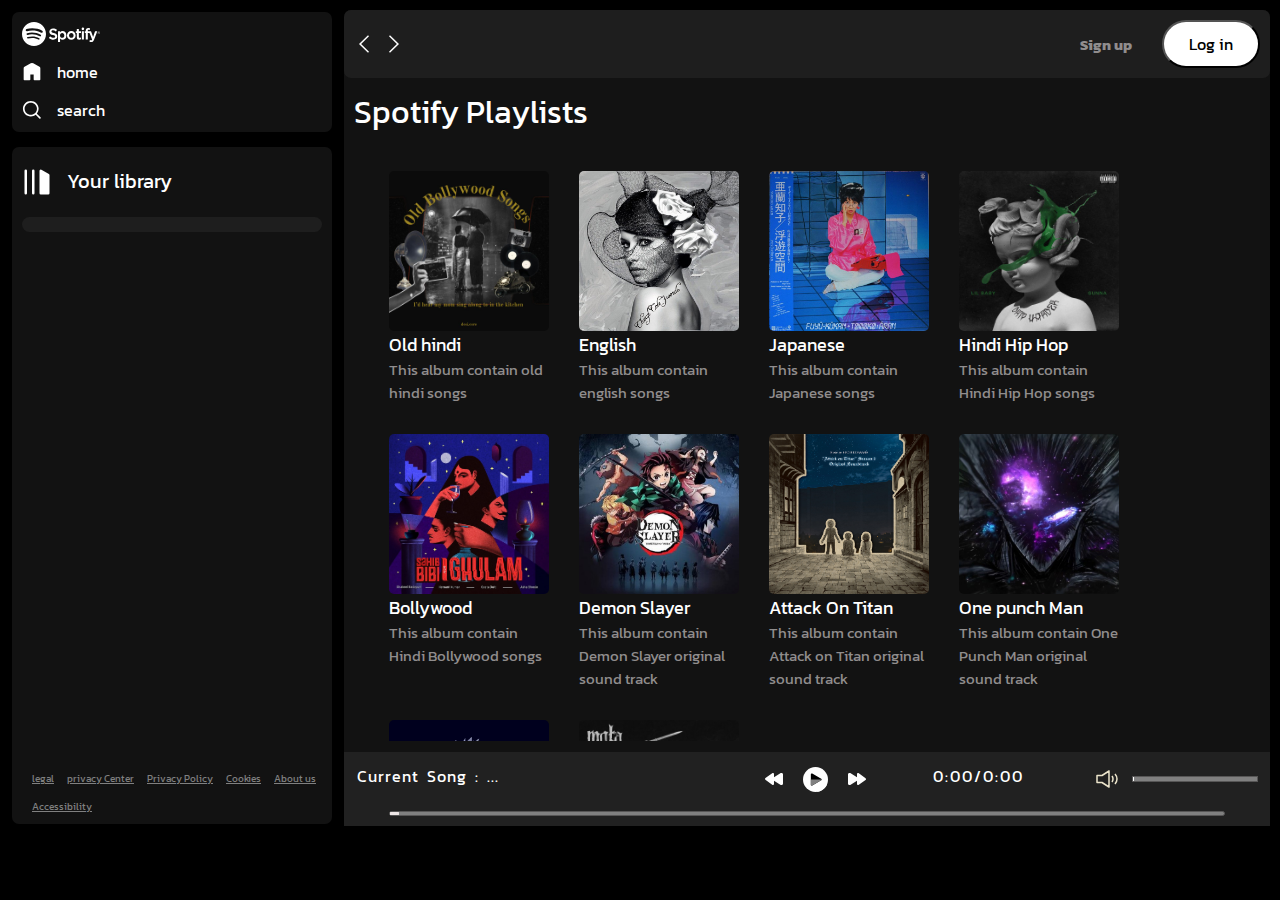
<file: index.html>
<!DOCTYPE html>
<html lang="en">

<head>
    <meta charset="UTF-8">
    <meta name="viewport" content="width=device-width, initial-scale=1.0">
    <title>Spotify</title>
    <link rel="stylesheet" href="style.css">
    <link rel="stylesheet" href="utility.css">
    <link rel="icon" href="images/spotify.png">
    
</head>
<body>
    <div class="homepage flex bg-black ">
        <div class="left border">
            <div class="home bg-grey rounded p-1 ">
                <div class="logo invert flex"><img src="images/logo.svg" alt="error">
                <img id="cross" width="25px" src="images/close.svg" alt="">             </div>
                
               <div class="homesec">
                <ul>
                    <li><img class="invert" src="images/home.svg" alt="home">home</li>
                    <li><img class="invert" src="images/searxhg.svg" alt="search">search</li>
                </ul>
               </div> 
            </div>
            <div class="library bg-grey rounded p-1 m-1">
                <div class="playlist_logo">
                    <img class="invert" src="images/playlist.svg" alt="error">
                    <h2>
                        Your library
                    </h2>
                </div>
                <div class="song_list">
                    <ul>
                        
                    </ul>
                </div>
                <div class="footer">
                    <div><a target="_blank" href="https://www.spotify.com/jp/legal/"><span>legal</span></a></div>
                    <div><a target="_blank" href="https://www.spotify.com/jp/privacy/"><span>privacy Center</span></a>
                    </div>
                    <div><a target="_blank" href="https://www.spotify.com/jp/privacy-policy/"><span>Privacy
                                Policy</span></a></div>
                    <div><a target="_blank" href="https://www.spotify.com/jp/cookies-policy/"><span>Cookies</span></a>
                    </div>
                    <div><a target="_blank" href="https://www.spotify.com/jp/privacy-policy/#s3"><span>About
                                us</span></a></div>
                    <div><a target="_blank"
                            href="https://www.spotify.com/jp/accessibility/"><span>Accessibility</span></a></div>
                </div>
            </div>
        </div>
        <div class="right  bg-grey ">
            <div class="header flex ">
                
                <div class="arrow flex">
                    <div class="hamburger invert"><img src="images/hamburger.svg" alt=""></div>
                    <img class="invert" src="images/leftarrow.svg" alt="error">
                    <img class="invert" src="images/rightarrow.svg" alt="error">
                </div>
                <div class="button">
                    <button class="signupbtn">Sign up</button>
                    <button class="loginbtn">Log in</button>
                </div>
            </div>
            <div class="SpotifyPlaylist">
                <h1>Spotify Playlists</h1>
                <div class="cards flex">
                    <div class="card flex">
                        <div class="play"><img src="images/play.svg" alt="error"></div>
                        <img src="images/Spotify Playlist Cover.jpg" alt="">
                        <h2>Old hindi</h2>
                        <p>This album contain old hindi songs</p>
                    </div>
                    <div class="card flex">
                        <div class="play"><img src="images/play.svg" alt="error"></div>
                        <img src="images/Cheryl Cole.jpg" alt="">
                        <h2>English</h2>
                        <p>This album contain english songs</p>
                    </div>
                    <div class="card flex">
                        <div class="play"><img src="images/play.svg" alt="error"></div>
                        <img src="images/Tomoko Aran = 亜蘭知子 - Fuyü-Kükan = 浮遊空間.jpg" alt="">
                        <h2>Japanese</h2>
                        <p>This album contain Japanese songs</p>
                    </div>
                    <div class="card flex">
                        <div class="play"><img src="images/play.svg" alt="error"></div>
                        <img src="images/50 Best Hip-Hop and R&B Albums of 2018, Ranked _ Album cover, Babyalbum, Lil durk.jpg" alt="">
                        <h2>Hindi Hip Hop</h2>
                        <p>This album contain Hindi Hip Hop songs</p>
                    </div>
                    <div class="card flex">
                        <div class="play"><img src="images/play.svg" alt="error"></div>
                        <img src="images/Ibrahim-final.jpg" alt="">
                        <h2>Bollywood</h2>
                        <p>This album contain Hindi Bollywood songs</p>
                    </div>
                    <div class="card flex">
                        <div class="play"><img src="images/play.svg" alt="error"></div>
                        <img src="images/artworks-000640100413-69mq2s-t500x500.jpg" alt="">
                        <h2>Demon Slayer</h2>
                        <p>This album contain Demon Slayer original sound track</p>
                    </div>
                    <div class="card flex">
                        <div class="play"><img src="images/play.svg" alt="error"></div>
                        <img src="images/aot.jpg" alt="">
                        <h2>Attack On Titan</h2>
                        <p>This album contain Attack on Titan original sound track</p>
                    </div>
                    <div class="card flex">
                        <div class="play"><img src="images/play.svg" alt="error"></div>
                        <img src="images/iamge3.jpg" alt="">
                        <h2>One punch Man</h2>
                        <p>This album contain One Punch Man original sound track</p>
                    </div>
                    <div class="card flex">
                        <div class="play"><img src="images/play.svg" alt="error"></div>
                        <img src="images/dabi-dark-2048x2048-10361.jpg" alt="">
                        <h2>My Hero Academia</h2>
                        <p>This album contain My Hero Academia original sound track</p>
                    </div>
                    <div class="card flex">
                        <div class="play"><img src="images/play.svg" alt="error"></div>
                        <img src="images/guts2.jpg" alt="">
                        <h2>Chill music</h2>
                        <p>This album contain soft music</p>
                    </div>
                </div>
            </div>
            <div class="playbar">
                <div class="songinfo">Current Song :  ...</div>
                <div class="controls">
                    <img id="prev" class="invert" src="images/prevsong.svg" alt="error">
                    <img id="play" src="images/play.svg" alt="error">
                    <img id="next" class="invert" src="images/nextsong.svg" alt="error">
                </div>
                <div class="songtime"> 0:00/0:00</div>
                <div class="volume"><img class="invert" src="images/volume.svg" alt="">
                    <div class="seekbar1">
                        <div class="circle1"></div>
                    </div></div>
                <div class="seekbar">
                    <div class="circle"></div>
                </div>
                
            </div>
        </div>
    </div>
    <script src="script.js"></script>
</body>

</html>
</file>
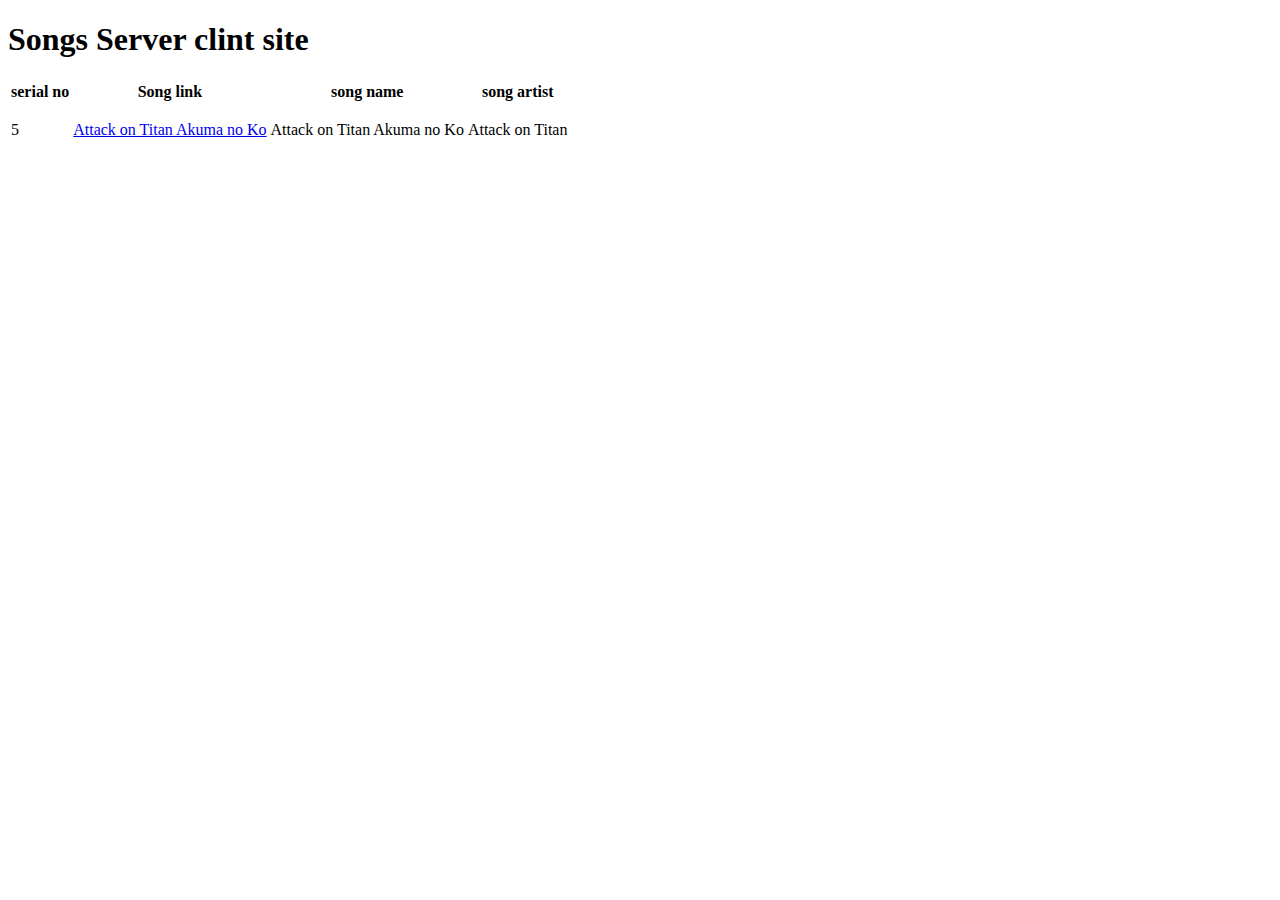
<file: Attack_On_Titan.html>
<!DOCTYPE html>
<html lang="en">
<head>
    <meta charset="UTF-8">
    <meta name="viewport" content="width=device-width, initial-scale=1.0">
    <title>Document</title>
</head>
<body>
    <h1>Songs Server clint site</h1>
    <table>
        <thead>
            <tr>
                <th>serial no</th>
                <th>Song link</th>
                <th>song name</th>
                <th>song artist</th>
                
            </tr>
        </thead>
        <tbody>
            <tr>
                <td>5</td>
                <td><a href="music/Attack on Titan Akuma no Ko.mp3">Attack on Titan Akuma no Ko</a></td>
                <td><p>Attack on Titan Akuma no Ko</p></td>
                <td class="artname">Attack on Titan</td>
            </tr>
            
        </tbody>
    </table>
</body>
</html>
</file>
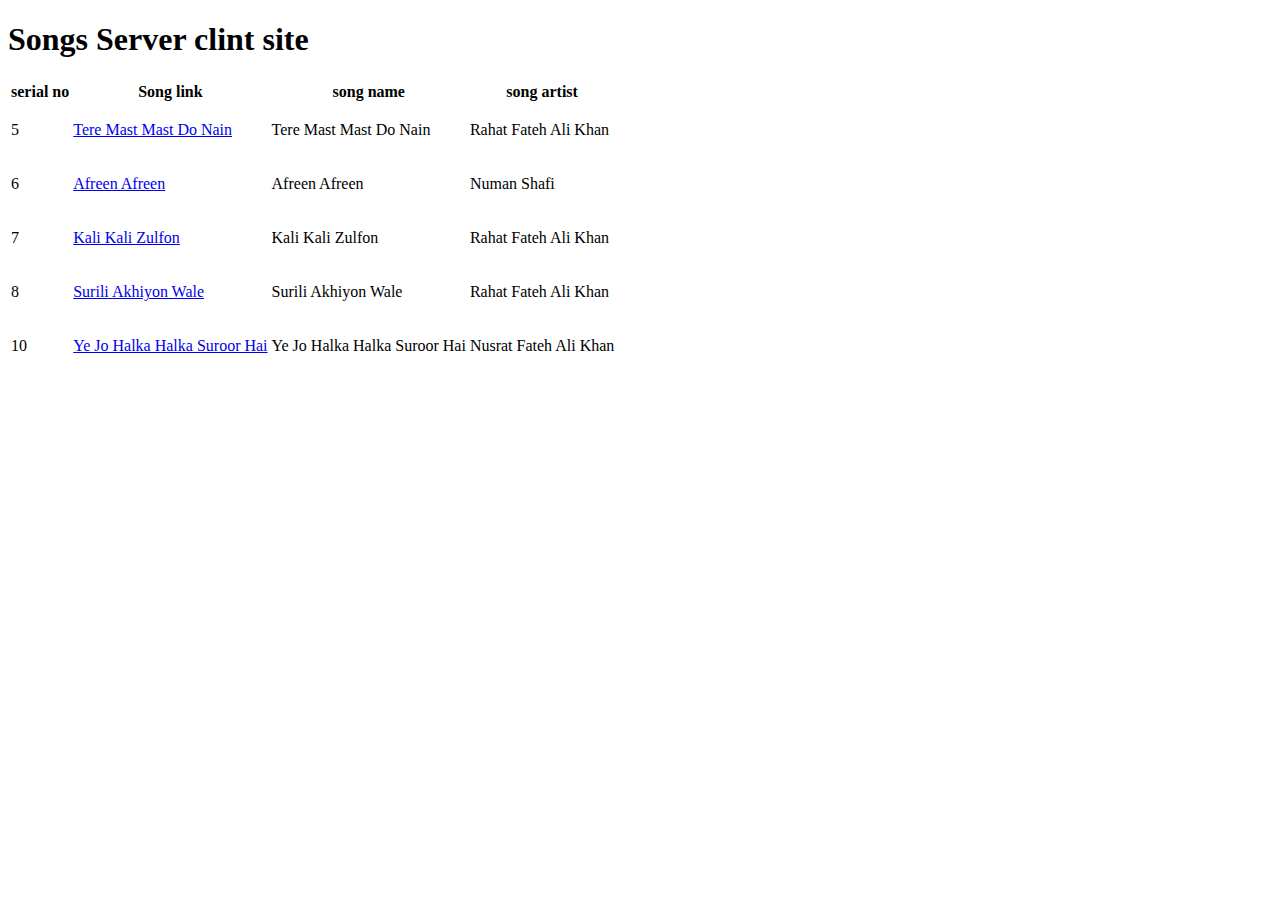
<file: Bollywood.html>
<!DOCTYPE html>
<html lang="en">
<head>
    <meta charset="UTF-8">
    <meta name="viewport" content="width=device-width, initial-scale=1.0">
    <title>Document</title>
</head>
<body>
    <h1>Songs Server clint site</h1>
    <table>
        <thead>
            <tr>
                <th>serial no</th>
                <th>Song link</th>
                <th>song name</th>
                <th>song artist</th>
                
            </tr>
        </thead>
        <tbody>
            <tr>
                <td>5</td>
                <td><a href="music/Tere Mast Mast Do Nain.mp3"> Tere Mast Mast Do Nain</a></td>
                <td><p>Tere Mast Mast Do Nain</p></td>
                <td class="artname">Rahat Fateh Ali Khan</td>
            </tr>
            <tr>
                <td>6</td>
                <td><a href="music/Afreen Afreen Aankhe Dekhi.mp3">Afreen Afreen</a></td>
                <td><p>Afreen Afreen</p></td>
                <td class="artname">Numan Shafi</td>
            </tr>
            <tr>
                <td>7</td>
                <td><a    href="music/Kali Kali Zulfon.mp3">Kali Kali Zulfon</a></td>
                <td><p>Kali Kali Zulfon</p></td>
                <td class="artname">Rahat Fateh Ali Khan</td>
            </tr>
            <tr>
                <td>8</td>
                <td><a href="music/Surili Akhiyon Wale.mp3">Surili Akhiyon Wale</a></td>
                <td><p>Surili Akhiyon Wale</p></td>
                <td class="artname">Rahat Fateh Ali Khan</td>
            </tr>
            <tr>
                <td>10</td>
                <td><a href="music/Ye Jo Halka Halka Suroor Hai.mp3">Ye Jo Halka Halka Suroor Hai</a></td>
                <td><p>Ye Jo Halka Halka Suroor Hai</p></dt>
                <td class="artname">Nusrat Fateh Ali Khan</td>
            </tr>
        </tbody>
    </table>
</body>
</html>
</file>
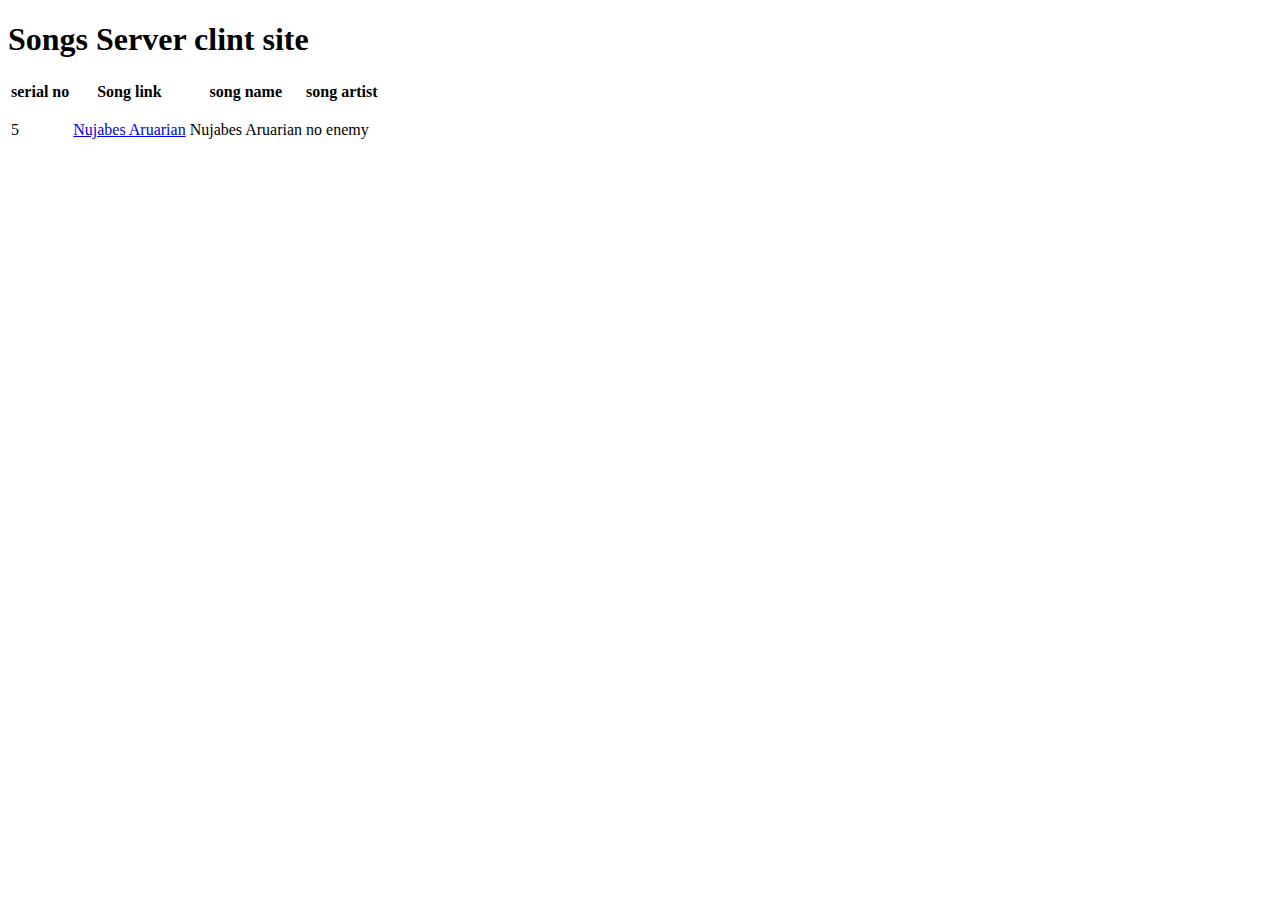
<file: Chill_music.html>
<!DOCTYPE html>
<html lang="en">
<head>
    <meta charset="UTF-8">
    <meta name="viewport" content="width=device-width, initial-scale=1.0">
    <title>Document</title>
</head>
<body>
    <h1>Songs Server clint site</h1>
    <table>
        <thead>
            <tr>
                <th>serial no</th>
                <th>Song link</th>
                <th>song name</th>
                <th>song artist</th>
            </tr>
        </thead>
        <tbody>
            <tr>
                <td>5</td>
                <td><a href="music/Nujabes Aruarian Dance.mp3">Nujabes Aruarian</a></td>
                <td><p>Nujabes Aruarian</p></td>
                <td class="artname">no enemy</td>
            </tr>
            
        </tbody>
    </table>
</body>
</html>
</file>
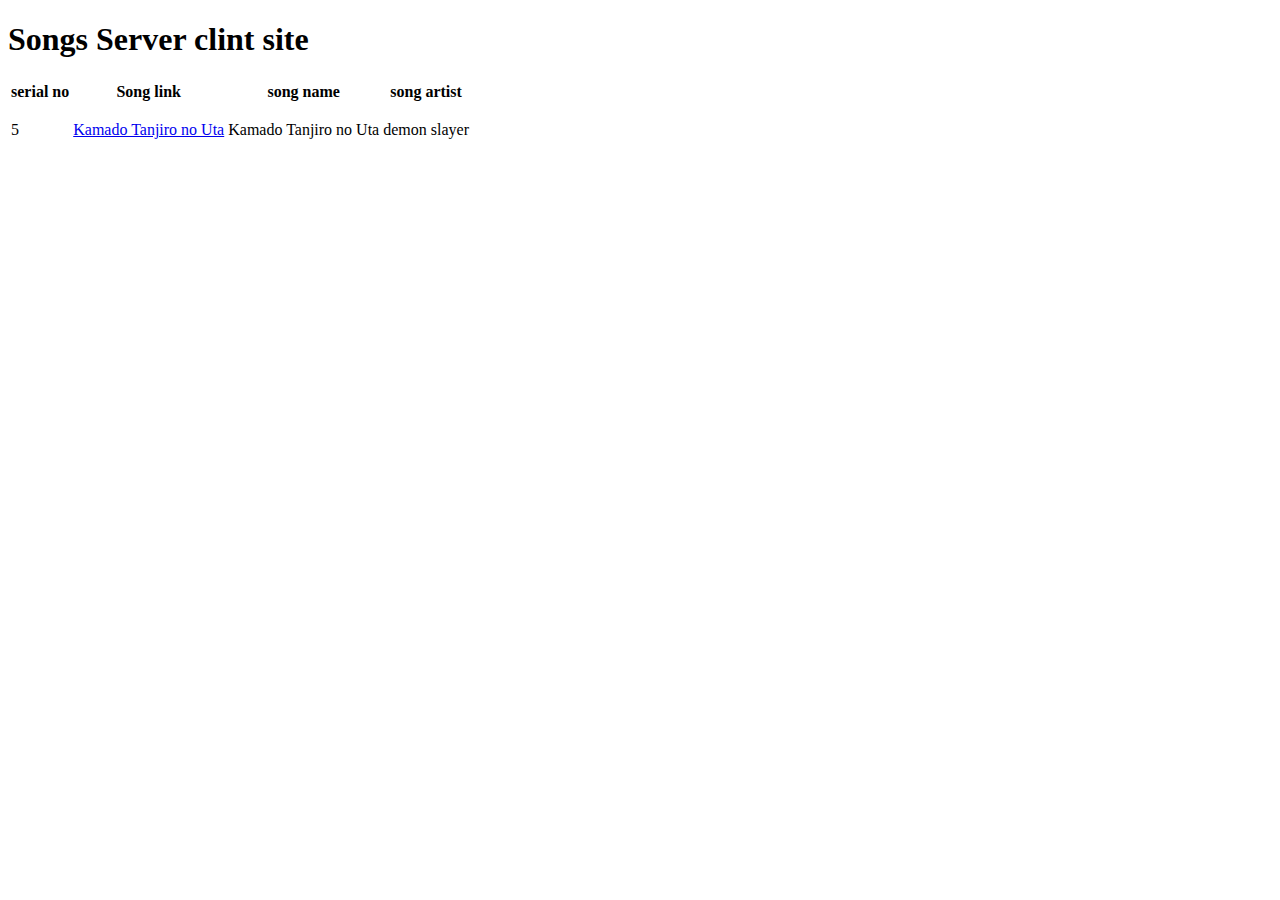
<file: Demon_Slayer.html>
<!DOCTYPE html>
<html lang="en">
<head>
    <meta charset="UTF-8">
    <meta name="viewport" content="width=device-width, initial-scale=1.0">
    <title>Document</title>
</head>
<body>
    <h1>Songs Server clint site</h1>
    <table>
        <thead>
            <tr>
                <th>serial no</th>
                <th>Song link</th>
                <th>song name</th>
                <th>song artist</th>
                
            </tr>
        </thead>
        <tbody>
            <tr>
                <td>5</td>
                <td><a href="music/Kamado Tanjiro no Uta.mp3"> Kamado Tanjiro no Uta</a></td>
                <td><p>Kamado Tanjiro no Uta</p></td>
                <td class="artname">demon slayer</td>
            </tr>
            
        </tbody>
    </table>
</body>
</html>
</file>
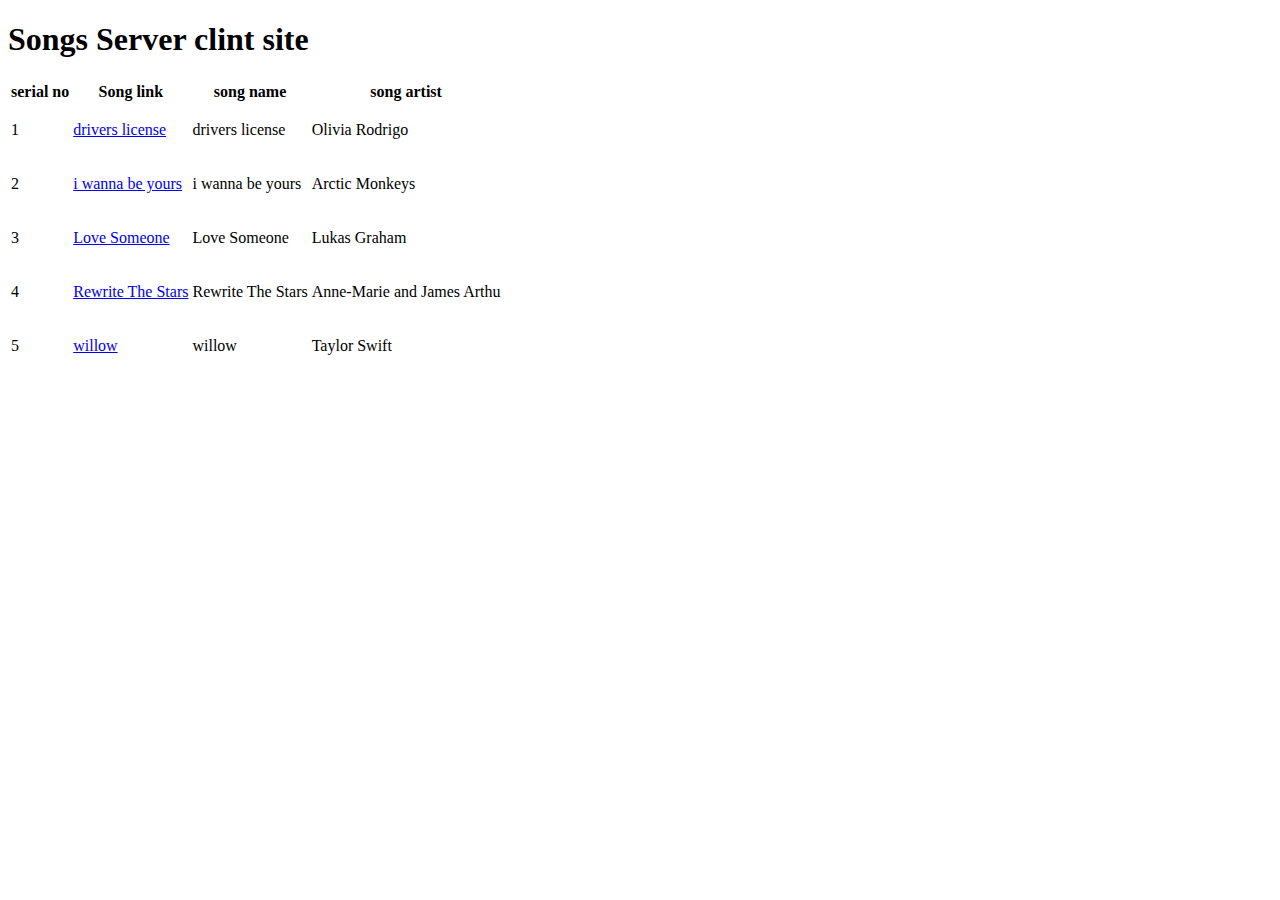
<file: English.html>
<!DOCTYPE html>
<html lang="en">
<head>
    <meta charset="UTF-8">
    <meta name="viewport" content="width=device-width, initial-scale=1.0">
    <title>Document</title>
</head>
<body>
    <h1>Songs Server clint site</h1>
    <table>
        <thead>
            <tr>
                <th>serial no</th>
                <th>Song link</th>
                <th>song name</th>
                <th>song artist</th>
                
            </tr>
        </thead>
        <tbody>
            <tr>
                <td>1</td>
                <td><a href="music/drivers license.mp3">drivers license</a></td>
                <td><p>drivers license</p></td>
                <td class="artname"> Olivia Rodrigo</td>
            </tr>
            
            <tr>
                <td>2</td>
                <td><a href="music/i wanna be yours.mp3">i wanna be yours</a></td>
                <td><p>i wanna be yours</p></td>
                <td class="artname">Arctic Monkeys</td>
            </tr>
            <tr>
                <td>3</td>
                <td><a href="music/Love Someone.mp3">Love Someone</a></td>
                <td><p>Love Someone</p></td>
                <td class="artname">Lukas Graham</td>
            </tr>
            <tr>
                <td>4</td>
                <td><a href="music/Rewrite The Stars.mp3">Rewrite The Stars</a></td>
                <td><p>Rewrite The Stars</p></td>
                <td class="artname">Anne-Marie and James Arthu</td>

            </tr>
            <tr>
                <td>5</td>
                <td><a href="music/willow.mp3">willow</a></td>
                <td><p>willow</p></td>
                <td class="artname">Taylor Swift</td>
            </tr>
        </tbody>
    </table>
</body>
</html>
</file>
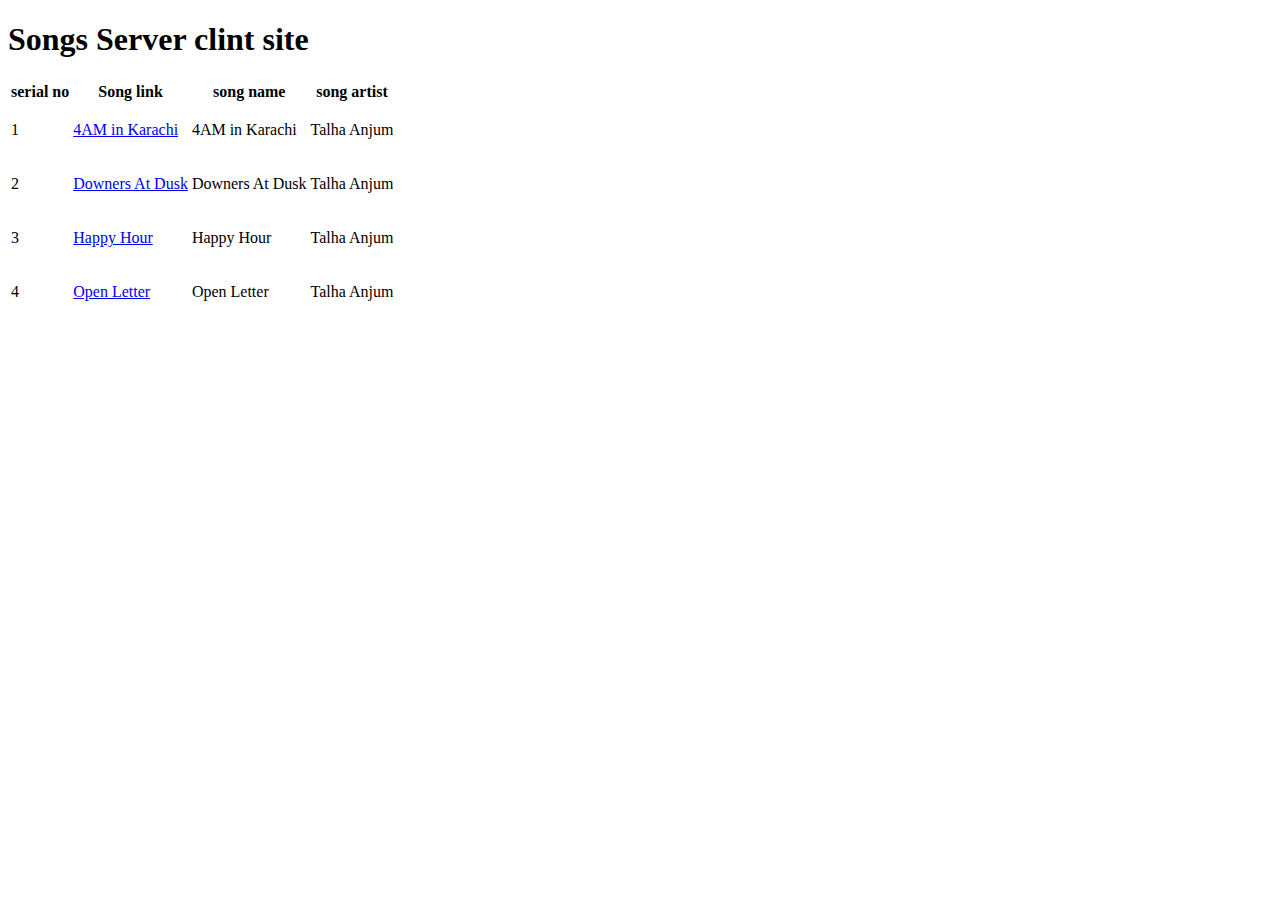
<file: Hindi_Hip_Hop.html>
<!DOCTYPE html>
<html lang="en">
<head>
    <meta charset="UTF-8">
    <meta name="viewport" content="width=device-width, initial-scale=1.0">
    <title>Document</title>
</head>
<body>
    <h1>Songs Server clint site</h1>
    <table>
        <thead>
            <tr>
                <th>serial no</th>
                <th>Song link</th>
                <th>song name</th>
                <th>song artist</th>
                
            </tr>
        </thead>
        <tbody>
            <tr>
                <td>1</td>
                <td><a href="music/4AM in Karachi.mp3">4AM in Karachi</a></td>
                <td><p>4AM in Karachi</p></td>
                <td class="artname">Talha Anjum</td>
            </tr>
            
            <tr>
                <td>2</td>
                <td><a href="music/Downers At Dusk.mp3">Downers At Dusk</a></td>
                <td><p>Downers At Dusk</p></td>
                <td class="artname">Talha Anjum</td>
            </tr>
            <tr>
                <td>3</td>
                <td><a href="music/Happy Hour.mp3">Happy Hour</a></td>
                <td><p>Happy Hour</p></td>
                <td class="artname">Talha Anjum</td>
            </tr>
            <tr>
                <td>4</td>
                <td><a href="music/Open Letter.mp3">Open Letter</a></td>
                <td><p>Open Letter</p></td>
                <td class="artname">Talha Anjum</td>
            </tr>
        </tbody>
    </table>
</body>
</html>
</file>
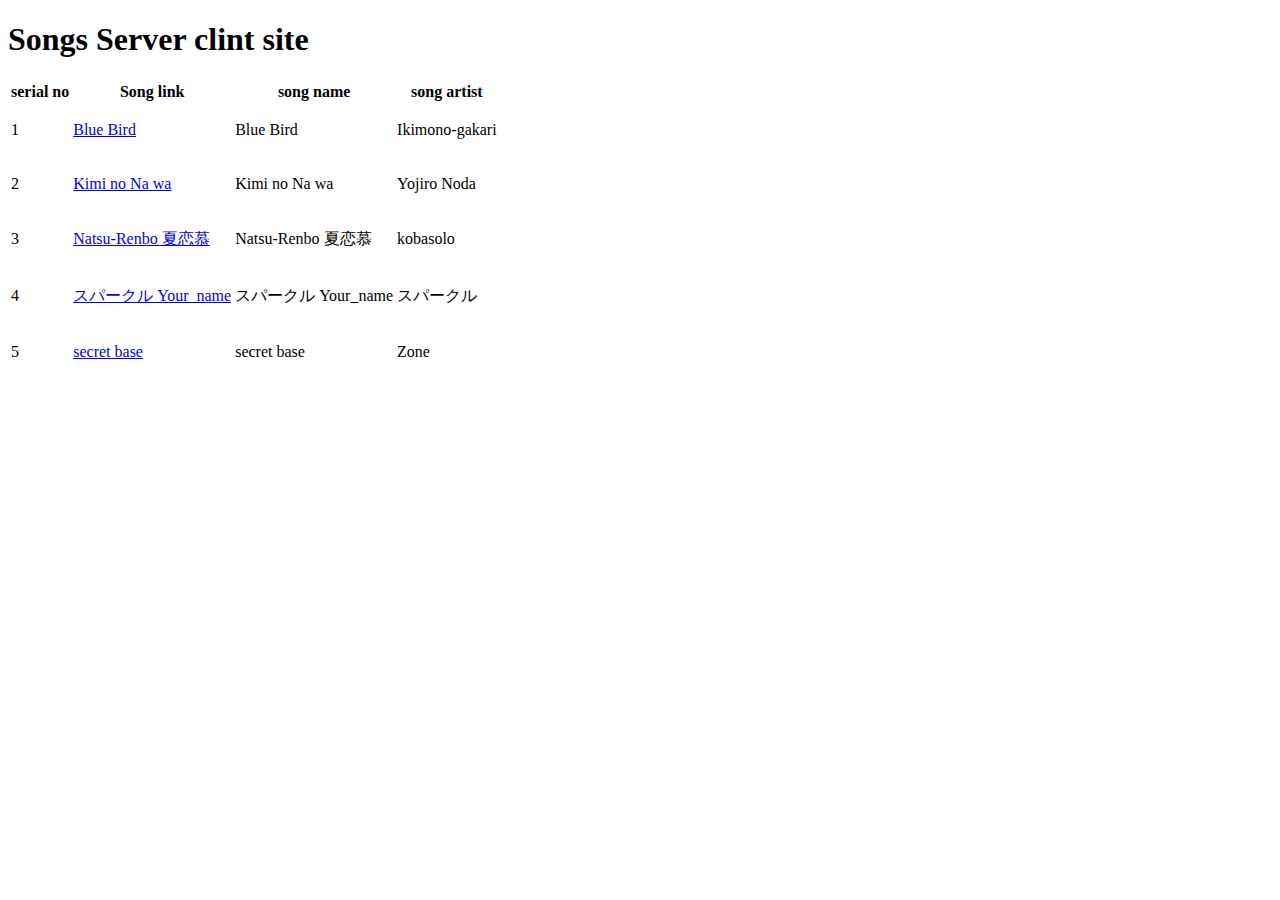
<file: Japanese.html>
<!DOCTYPE html>
<html lang="en">
<head>
    <meta charset="UTF-8">
    <meta name="viewport" content="width=device-width, initial-scale=1.0">
    <title>Document</title>
</head>
<body>
    <h1>Songs Server clint site</h1>
    <table>
        <thead>
            <tr>
                <th>serial no</th>
                <th>Song link</th>
                <th>song name</th>
                <th>song artist</th>
                
            </tr>
        </thead>
        <tbody>
            <tr>
                <td>1</td>
                <td><a href="music/Blue Bird.mp3">Blue Bird</a></td>
                <td><p>Blue Bird</p></td>
                <td class="artname"> Ikimono-gakari</td>
            </tr>
            
            <tr>
                <td>2</td>
                <td><a href="music/Kimi no Na wa.mp3">Kimi no Na wa</a></td>
                <td><p>Kimi no Na wa</p></td>
                <td class="artname">Yojiro Noda</td>
            </tr>
            <tr>
                <td>3</td>
                <td><a href="music/Natsu-Renbo 夏恋慕.mp3">Natsu-Renbo 夏恋慕</a></td>
                <td><p>Natsu-Renbo 夏恋慕</p></td>
                <td class="artname"> kobasolo</td>
            </tr>
            <tr>
                <td>4</td>
                <td><a href="music/スパークル Your_name.mp3">スパークル Your_name</a></td>
                <td><p>スパークル Your_name</p></td>
                <td class="artname">スパークル</td>

            </tr>
            <tr>
                <td>5</td>
                <td><a href="music/secret base.mp3">secret base</a></td>
                <td><p>secret base</p></td>
                <td class="artname">Zone</td>

            </tr>
        </tbody>
    </table>
</body>
</html>
</file>
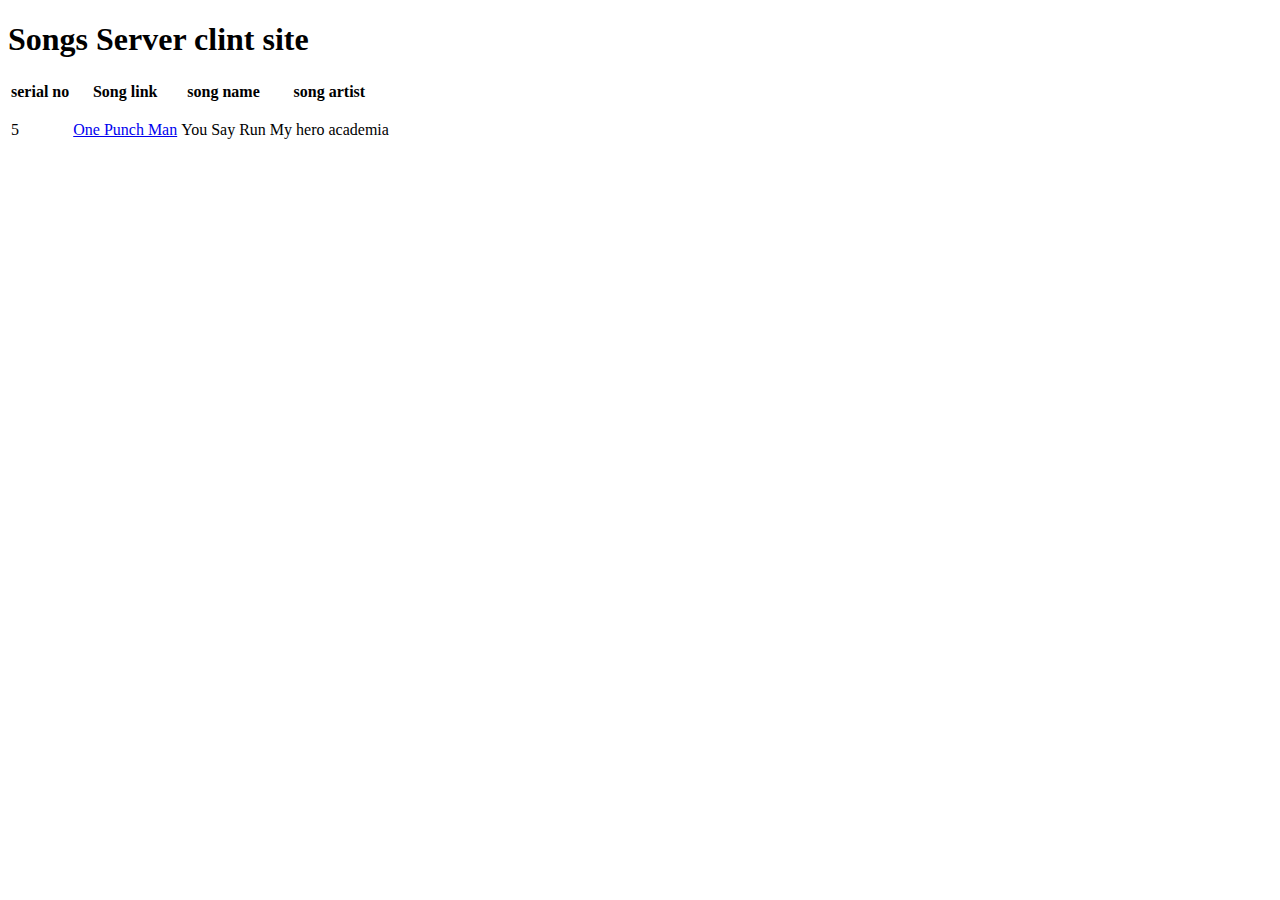
<file: My_Hero_Academia.html>
<!DOCTYPE html>
<html lang="en">
<head>
    <meta charset="UTF-8">
    <meta name="viewport" content="width=device-width, initial-scale=1.0">
    <title>Document</title>
</head>
<body>
    <h1>Songs Server clint site</h1>
    <table>
        <thead>
            <tr>
                <th>serial no</th>
                <th>Song link</th>
                <th>song name</th>
                <th>song artist</th>
            </tr>
        </thead>
        <tbody>
            <tr>
                <td>5</td>
                <td><a href="music/You Say Run Jet_Set_Run.mp3">One Punch Man</a></td>
                <td><p>You Say Run</p></td>
                <td class="artname">My hero academia</td>
            </tr>
            
        </tbody>
    </table>
</body>
</html>
</file>
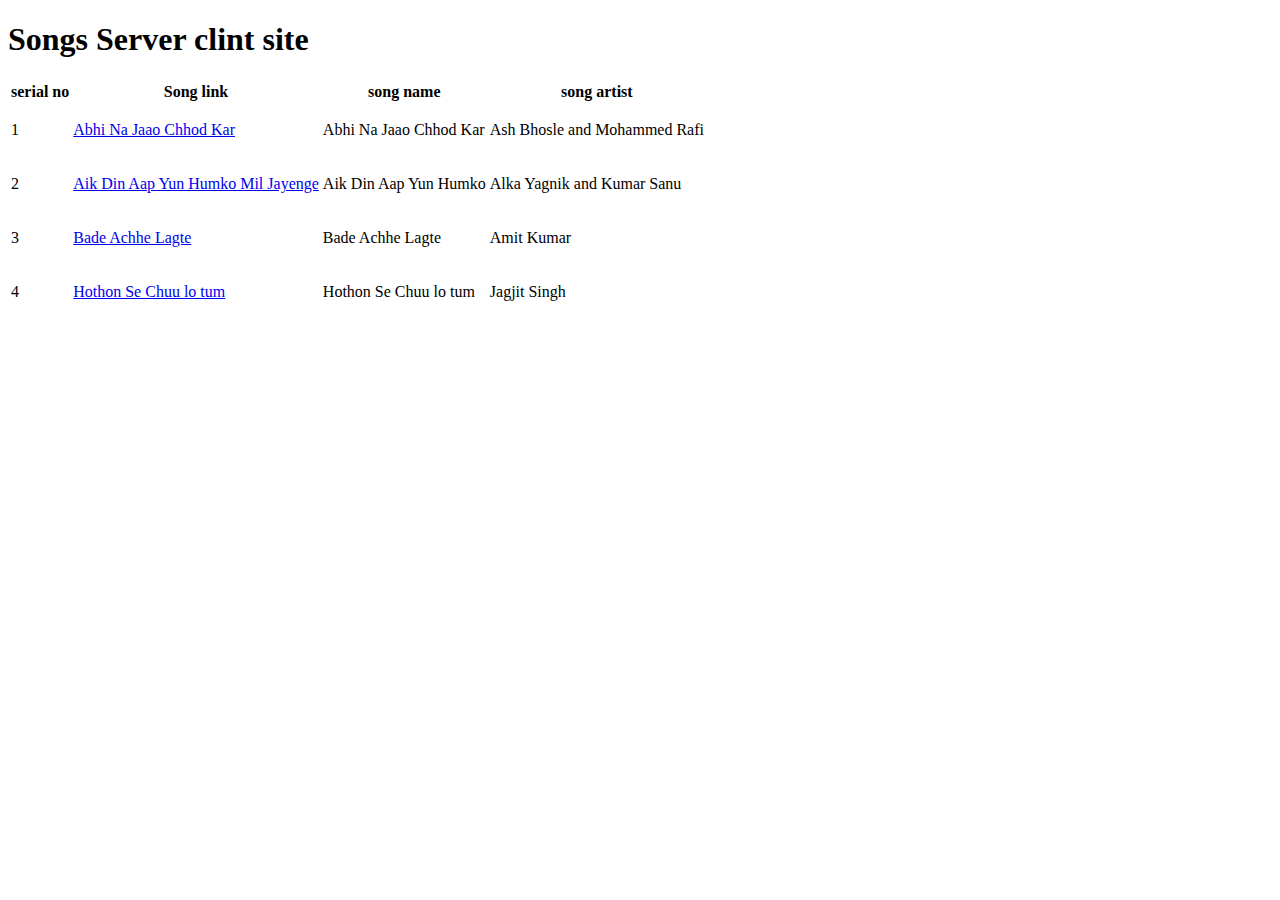
<file: Old_hindi.html>
<!DOCTYPE html>
<html lang="en">
<head>
    <meta charset="UTF-8">
    <meta name="viewport" content="width=device-width, initial-scale=1.0">
    <link rel="icon" href="server.png">
    <title>Songs Server</title>
</head>
<body>
    <h1>Songs Server clint site</h1>
    <table>
        <thead>
            <tr>
                <th>serial no</th>
                <th>Song link</th>
                <th>song name</th>
                <th>song artist</th>
                
            </tr>
        </thead>
        <tbody>
            <tr>
                <td>1</td>
                <td><a href="music/Abhi Na Jaao Chhod Kar.mp3">Abhi Na Jaao Chhod Kar</a></td>
                <td><p>Abhi Na Jaao Chhod Kar</p></td>
                <td class="artname">Ash Bhosle and Mohammed Rafi</td>
            </tr>
            
            <tr>
                <td>2</td>
                <td><a href="music/Aik Din Aap Yun Humko Mil Jayenge.mp3">Aik Din Aap Yun Humko Mil Jayenge</a></td>
                <td><p>Aik Din Aap Yun Humko </p></td>
                <td class="artname">Alka Yagnik and Kumar Sanu</td>
            </tr>
            <tr>
                <td>3</td>
                <td><a href="music/Bade Achhe Lagte Hai.mp3">Bade Achhe Lagte</a></td>
                <td><p>Bade Achhe Lagte</p></td>
                <td class="artname">Amit Kumar</td>
            </tr>
            <tr>
                <td>4</td>
                <td><a href="music/Hothon Se Chuu lo tum.mp3">Hothon Se Chuu lo tum</a></td>
                <td><p>Hothon Se Chuu lo tum</p></td>
                <td class="artname">Jagjit Singh</td>

            </tr>
            
            
            
        </tbody>
    </table>
</body>
</html>
</file>
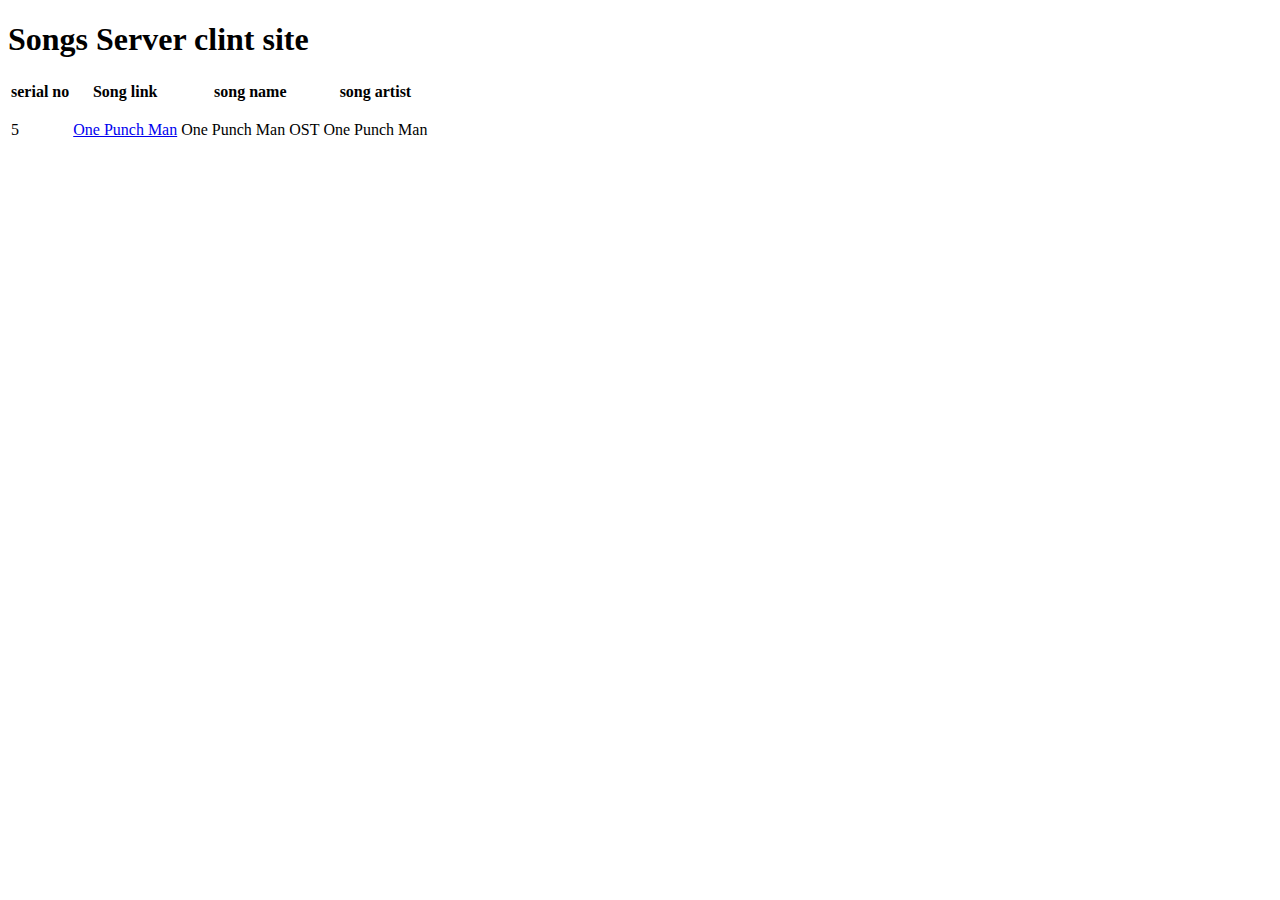
<file: One_punch_Man.html>
<!DOCTYPE html>
<html lang="en">
<head>
    <meta charset="UTF-8">
    <meta name="viewport" content="width=device-width, initial-scale=1.0">
    <title>Document</title>
</head>
<body>
    <h1>Songs Server clint site</h1>
    <table>
        <thead>
            <tr>
                <th>serial no</th>
                <th>Song link</th>
                <th>song name</th>
                <th>song artist</th>
            </tr>
        </thead>
        <tbody>
            <tr>
                <td>5</td>
                <td><a href="music/One Punch Man OST.mp3">One Punch Man</a></td>
                <td><p>One Punch Man OST</p></td>
                <td class="artname">One Punch Man</td>
            </tr>
            
        </tbody>
    </table>
</body>
</html>
</file>
<file: style.css>
@import url('https://fonts.googleapis.com/css2?family=Kanit:ital,wght@0,100;0,200;0,300;0,400;0,500;0,600;0,700;0,800;0,900;1,100;1,200;1,300;1,400;1,500;1,600;1,700;1,800;1,900&display=swap');

*{
    font-family: "Kanit", sans-serif;
    font-weight: 400;
    font-style: normal;
    margin: 0;
    padding:0;
}
.homepage{
    margin: 10px;

}
body{
      background-color: black;
      color: white;
}
.left{
    font-family: "Kanit";
    min-width: 25vw;
    margin-right: 10px;
   
}
.right{
    border-radius: 7px;
    width: 75vw;
    position: relative;
}
.homesec ul li{
    list-style: none;
    display: flex;
    width: 20px;
    gap:15px;
    padding-top: 14px;

}
.playlist_logo {
    font-size: 13px;
    display: flex;
    gap:15px;
    padding-top: 10px;
}
.playlist_logo img{
    width: 30px;
}
.library{
    height: 73vh;
    position: relative;
   
}
.footer{
    position: absolute;
    bottom: 0;
    display: flex;
    flex-wrap: wrap;
    gap: 13px;
    font-size: 10px;
    padding: 10px;
}
.footer a{ 
    color: gray;
}
.arrow img{
    width: 20px;
}
.arrow img:hover{
    cursor: pointer;
}
.arrow{
    gap: 10px;
}
.header{
    border-radius: 7px;
    background-color: #1e1e1e;
    justify-content: space-between;
}
.header > *{
    padding: 10px;
}
.SpotifyPlaylist{
    padding:10px;
}
.card{
    padding: 15px;
    border-radius: 5px;
    width: 160px;
    flex-direction: column;
    justify-content: flex-start;
    position: relative;
    cursor: pointer;
    
}
.card img{
    border-radius: 5px;
    width: 100%;
    object-fit: contain;
}
.card h2{
    font-size: 18px
}
.card p{
    font-weight: 400;
    font-size: 15px;
    color: #908d8d;
}
.cards{
    flex-wrap: wrap;
    margin: 20px;
    max-height: 65vh;
    overflow:auto;
    overflow-x: hidden;
}
.card:hover{
    background-color: #252525;
    
}
.play{
 position: absolute;
 right: 20px;
 bottom: 90px;
 opacity: 0;
 transition-duration: 500ms;
 transition-property: opacity,bottom;
 transition-timing-function: ease-in-out;
}
.card:hover .play{
    bottom: 110px;
    opacity: 1;
}
.button{
    display: flex;
    gap: 30px;
}

.signupbtn{
    color: #908d8d;
    font-weight: bold;
    font-size: 15px;
    background-color:transparent;
    border: none;
}
.signupbtn:hover{
  font-size: 16px;
    color:aliceblue;
    cursor: pointer;
}
.loginbtn{
    background-color: white;
    font-size:16px ;
    font-weight: 400;
    border-radius: 30px;
    padding: 10px 25px;
}
.loginbtn:hover{
    scale: 1.05;
    font-weight: 500;
    cursor: pointer;
}
.playbar{
    justify-content: center;
    display: flex;
    gap: 58px;
    position: absolute;
    bottom: 0;
    width:-webkit-fill-available;
    background-color: #212121;
    height: 50px;
    padding: 12px;
    
}
.controls{
    display: flex;
    gap: 20px;
    justify-content: center;
    align-items: center;
    margin-bottom: 20px
}
.controls img{
    width: 18px;
    
}
.controls img:hover{
    scale: 1.07;
    cursor: pointer;
}
#play{
    width: 25px;
}
.song_list ul{
    font-weight: 100;
    font-size:15px;
    padding-top: 15px;
}
.song_list ul li{
    list-style-type:decimal;
    display: flex;
    gap: 15px;
    cursor: pointer;
    border-radius: 8px;
    padding: 10px 10px;
    margin: 20px 10px;
    background-color:#121212;
    
}
.song_list ul li:hover{
    background-color: #313131;
}
.playnow img{
    width: 22px;
    padding-right: 10px;
}
.playnow{
    gap: 10px;
    display: flex;
    align-items: center;
}
.song_list{
    display: flex;
    justify-content: center;
    margin-top: 20px;
    max-height: 60vh;
    background-color:#1e1e1e;
    overflow: scroll;
    overflow-x: hidden;
    border-radius: 10px;
}
.info{
    width: 100%;
}
.artist{
    font-size: 13px;
    font-weight: 200;
}
.seekbar{ 
    position:inherit;
    border-radius: 10px;
    height: 3px;
    width: 90%;
    bottom: 10px;
    border: rgb(87, 86, 86) 1px solid;
    cursor: pointer;
    background-color: gray;
    
}
.circle{
    position: relative;
    bottom: 0px;
    width: 1%;
    height: 3px;
    background-color: rgb(238, 231, 231);
    border-radius: 10%;
    left:0%;
    transition: left 0.5s;
}
.songinfo{
    letter-spacing: 1px;
    word-spacing: 3px;
    width: 350px;
}
.songtime{
    display:flex;
    justify-content: center;
    letter-spacing: 2px;
    word-spacing: 3px;
    width: 110px;
}
.hamburger{
    display: none;
    width: 50px;
}
.hamburger img{
    width: 30px;
}
.logo{
    justify-content: space-between;
}
#cross{
    display: none;
    cursor: pointer;
}
.volume{
    display: flex;
    gap: 10px;
    padding-bottom: 20px;
    width: 166px;
    justify-content: center;
    align-items: center;
    cursor: pointer;
}

.seekbar1{
        position:inherit;
        
        height: 4px;
        width: 90%;
        bottom: 10px;
        border: rgb(87, 86, 86) 1px solid;
        cursor: pointer;
        background-color: gray;
}
.circle1{
    position: relative;
    bottom: 0px;
    width: 1%;
    height: 4px;
    background-color: rgb(255, 255, 255);
    
    left:0%;
    transition: left 0.5s;
}
@media (max-width: 800px){
    .volume{
        position: absolute;
        flex-direction:column;
        top: -60px;
    }
    .homepage{
        margin: 0;
    }
    .cards{
        gap: 40px;
        justify-content: center;
    }
    .card{
        width:60vw;
    }
    .left{
       position:absolute;
       left: -100%;
      height: 99.5%;
      overflow: hidden;
       width: 99%;
       transition: all 0.5s ease-in-out;
       z-index: 1;
       border-radius: 10px;
       background-color: rgba(0, 0, 0, 0.749);
    }
    .playbar{
        height: 65px;
        gap: 20px;
        margin: 0;
        font-size: 12px;
        width:-webkit-fill-available;
        border-radius: 0;
        bottom: -6px;
    }

    .library{
        height:84%;
    }
    #cross{
        display: block;
    }
    .right{
        width: 100vw;
        height: 100vh;
        overflow: hidden;
        border-radius: 0px;
    }
    .hamburger{
        display: block;
    }
    .header{
        border-radius: 0px;
    }
    .songtime{
        width: 350px;
    }
    .seekbar{
        bottom: 17px;
    }
}
</file>
<file: utility.css>
.border{
    border: 2px solid black;
   
}
.flex{
    display: flex;
}
.bg-black{
    background-color: black;
    color: white;
}
.invert{
    filter: invert(1);
}
.bg-grey{
    background-color: #121212;
}
.rounded{
    border-radius: 7px;
}
.p-1{
    padding: 10px;
}
.m-1{
    margin-top: 15px;

}
/* For WebKit browsers (e.g., Chrome, Safari) */
::-webkit-scrollbar {
    width: 12px;  /* Width of the scrollbar */
    height: 12px; /* Height of the scrollbar (for horizontal scrollbar) */
}

::-webkit-scrollbar-track {
    background: #1a1a1a;  /* Background color of the scrollbar track */
    border-radius: 10px;   /* Round shape */
}

::-webkit-scrollbar-thumb {
    background-color: #444;  /* Color of the scrollbar thumb */
    border-radius: 20px;     /* Round shape */
    border: 3px solid #1a1a1a;  /* Padding around the scrollbar thumb */
}

::-webkit-scrollbar-thumb:hover {
    background-color: #666;  /* Color of the scrollbar thumb on hover */
}

/* Hide scrollbar buttons */
::-webkit-scrollbar-button {
    display: none;
}


/* For smooth transition on hover in Firefox */
::-moz-scrollbar-thumb {
    border-radius: 10px;  /* Round shape for Firefox */
}
</file>
